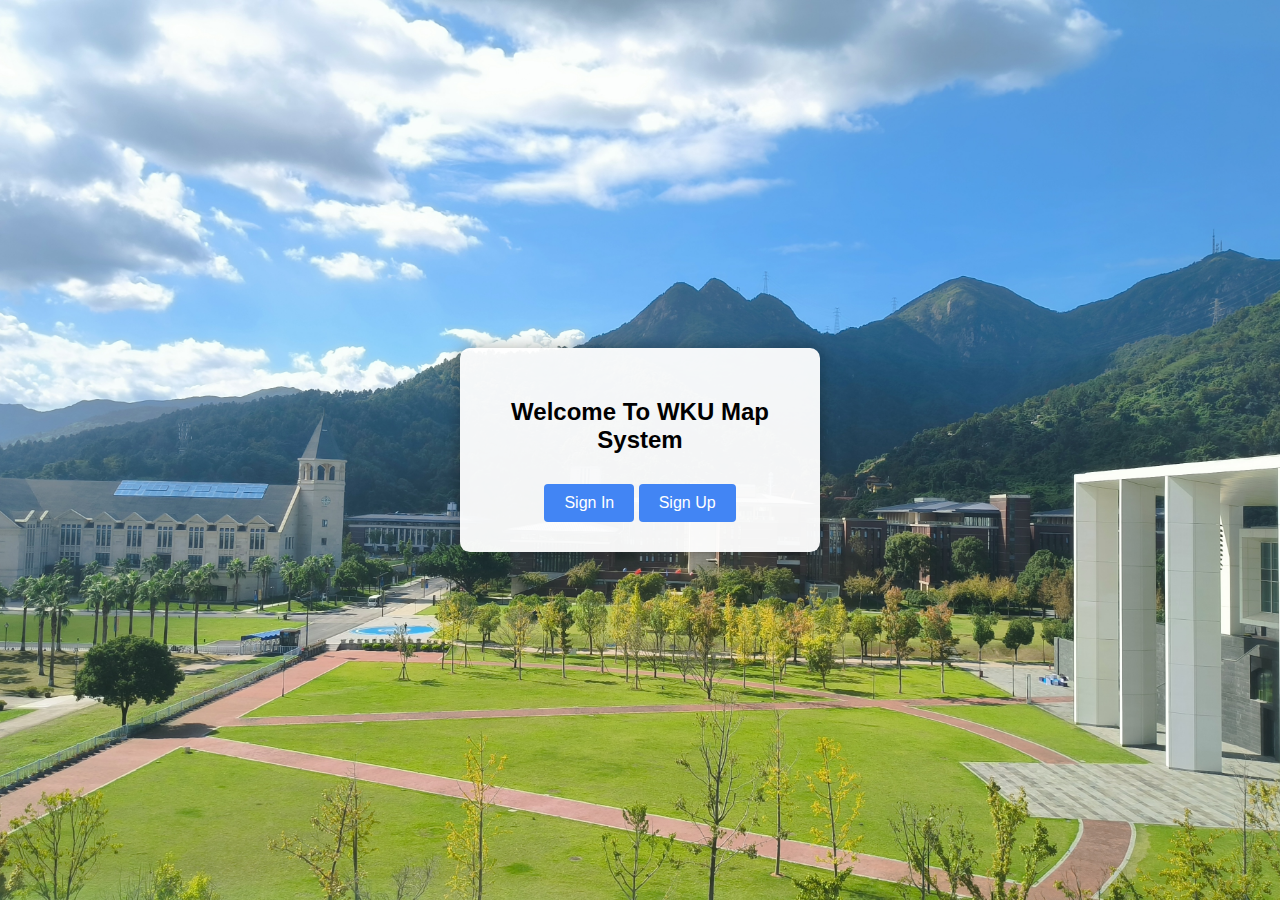
<file: frontend/index.html>
<!DOCTYPE html>
<html lang="eg">

<head>
  <meta charset="UTF-8">
  <title>Login Page</title>
  <link rel="stylesheet" href="style.css">
</head>

<body class="index-body">

  <div class="login-container">
    <h2>Welcome To WKU Map System</h2>

    <form id="signin-form" action="login.php" method="POST" style="display: none;">
      <input type="text" name="username" placeholder="Username" required>
      <input type="password" name="password" placeholder="Password" required>
      <button type="submit" class="LR-button">Login</button>
    </form>

    <form id="signup-form" action="signup.php" method="POST" style="display: none;">
      <input type="text" name="username" placeholder="1-50Char" required>
      <input type="email" name="email" placeholder="xxx@example.com" required>
      <input type="password" name="password" placeholder="1-255Char" required>
      <button type="submit" class="LR-button">Register</button>
    </form>

    <div>
      <button onclick="showForm('signin')">Sign In</button>
      <button onclick="showForm('signup')">Sign Up</button>
    </div>


  </div>
</body>

<script>
  function showForm(type) {
    document.getElementById("signin-form").style.display = type === "signin" ? "block" : "none";
    document.getElementById("signup-form").style.display = type === "signup" ? "block" : "none";
  }
</script>


</html>
</file>
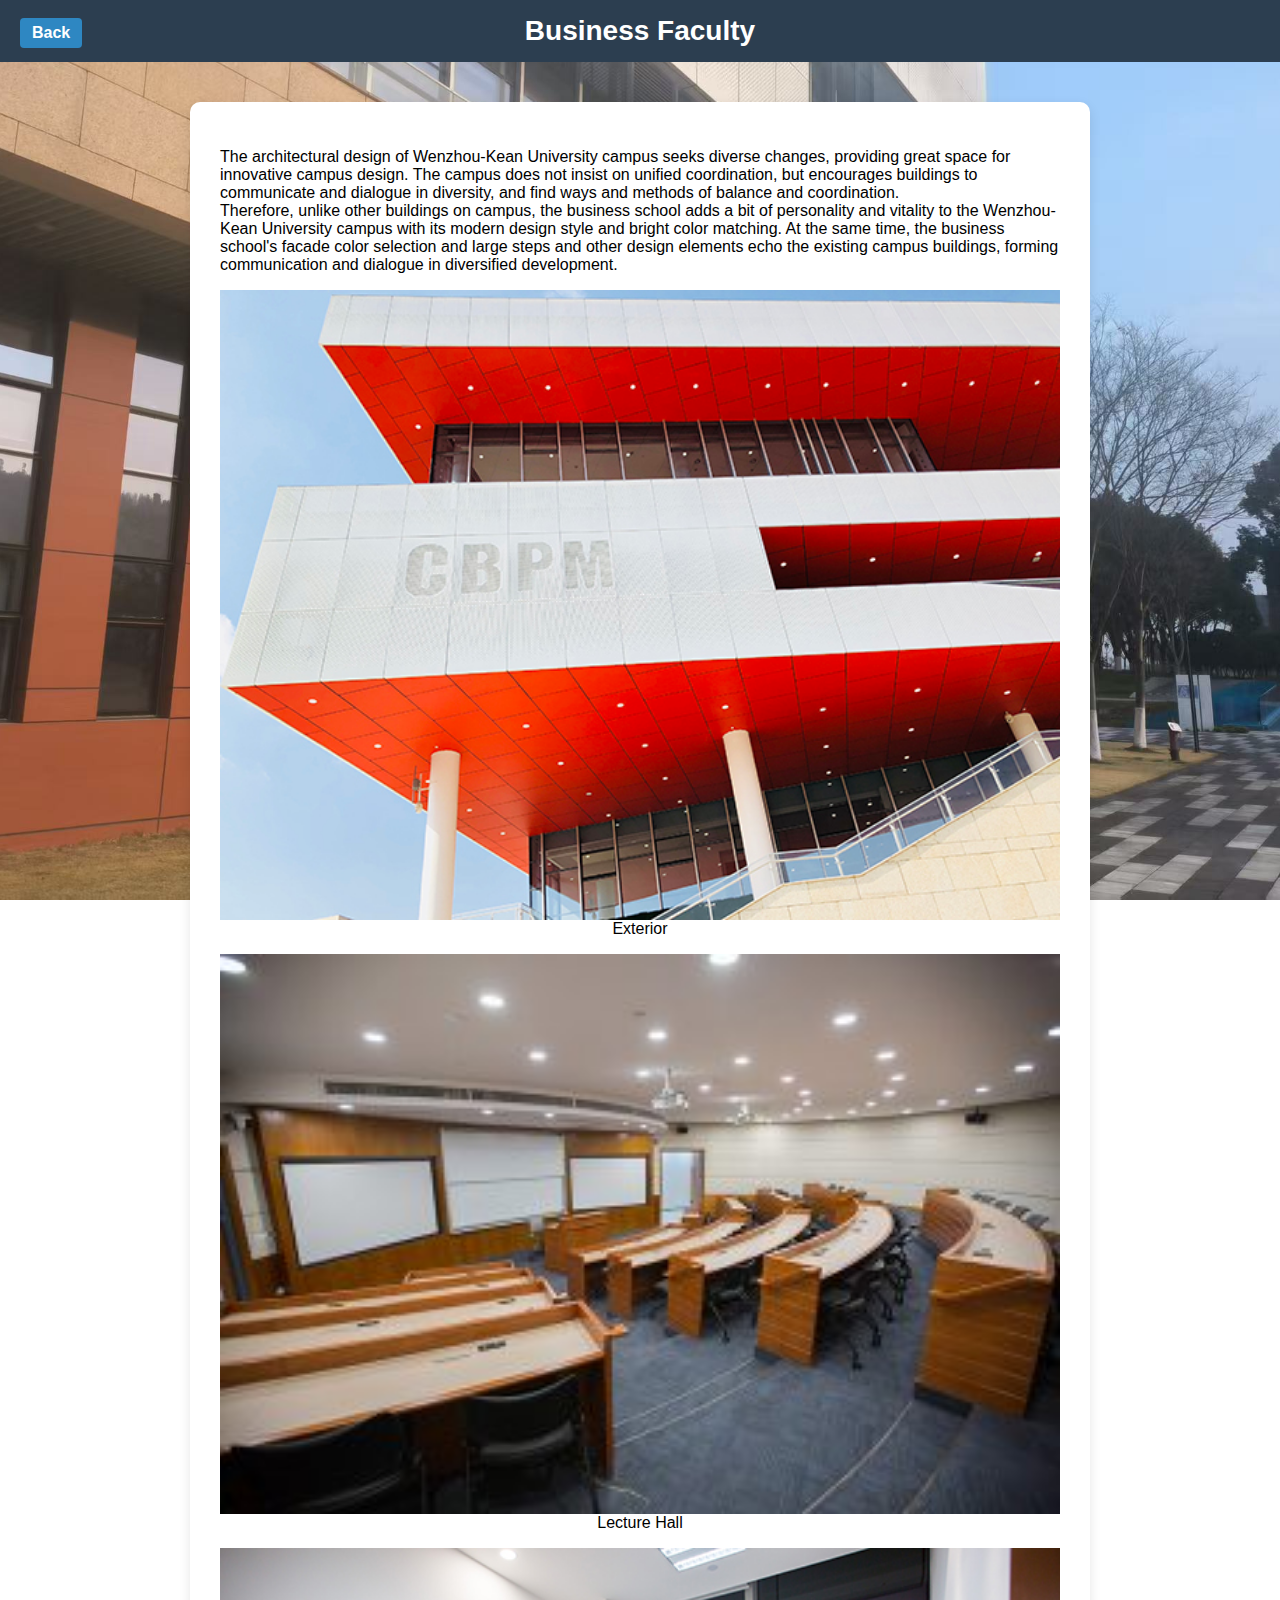
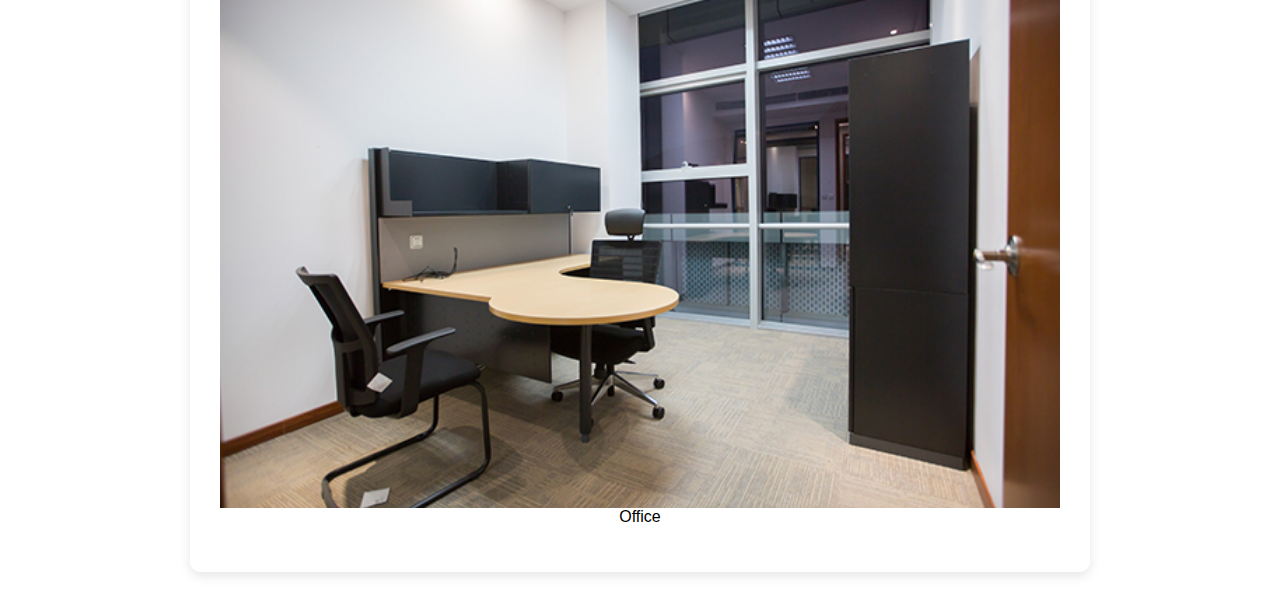
<file: frontend/BusinessFaculty.html>
<!DOCTYPE html>
<html lang="en">

<head>
    <meta charset="UTF-8">
    <meta name="viewport" content="width=device-width, initial-scale=1.0">
    <title>Business Faculty</title>
    <link rel="stylesheet" href="style.css">
</head>

<body class="CBPM-body">
    <header>
        <a href="campusMap.html" class="back-link">Back</a>
        Business Faculty
    </header>
    <div class="container">
        <p>
            The architectural design of Wenzhou-Kean University campus seeks diverse changes, providing great space for
            innovative campus design. The campus does not insist on unified coordination, but encourages buildings to
            communicate and dialogue in diversity, and find ways and methods of balance and coordination.
            <br>

            Therefore, unlike other buildings on campus, the business school adds a bit of personality and vitality to
            the Wenzhou-Kean University campus with its modern design style and bright color matching. At the same time,
            the business school's facade color selection and large steps and other design elements echo the existing
            campus buildings, forming communication and dialogue in diversified development.
        </p>
        <p class="text-align-center"><img src="imgs/CBPMwaijing.jpg" alt="Exterior">Exterior</p>
        <p class="text-align-center"><img src="imgs/classroom.jpg" alt="classroom">Lecture Hall</p>
        <p class="text-align-center"><img src="imgs/CBPMoffice.jpg" alt="Office">Office</p>
    </div>
</body>

</html>
</file>
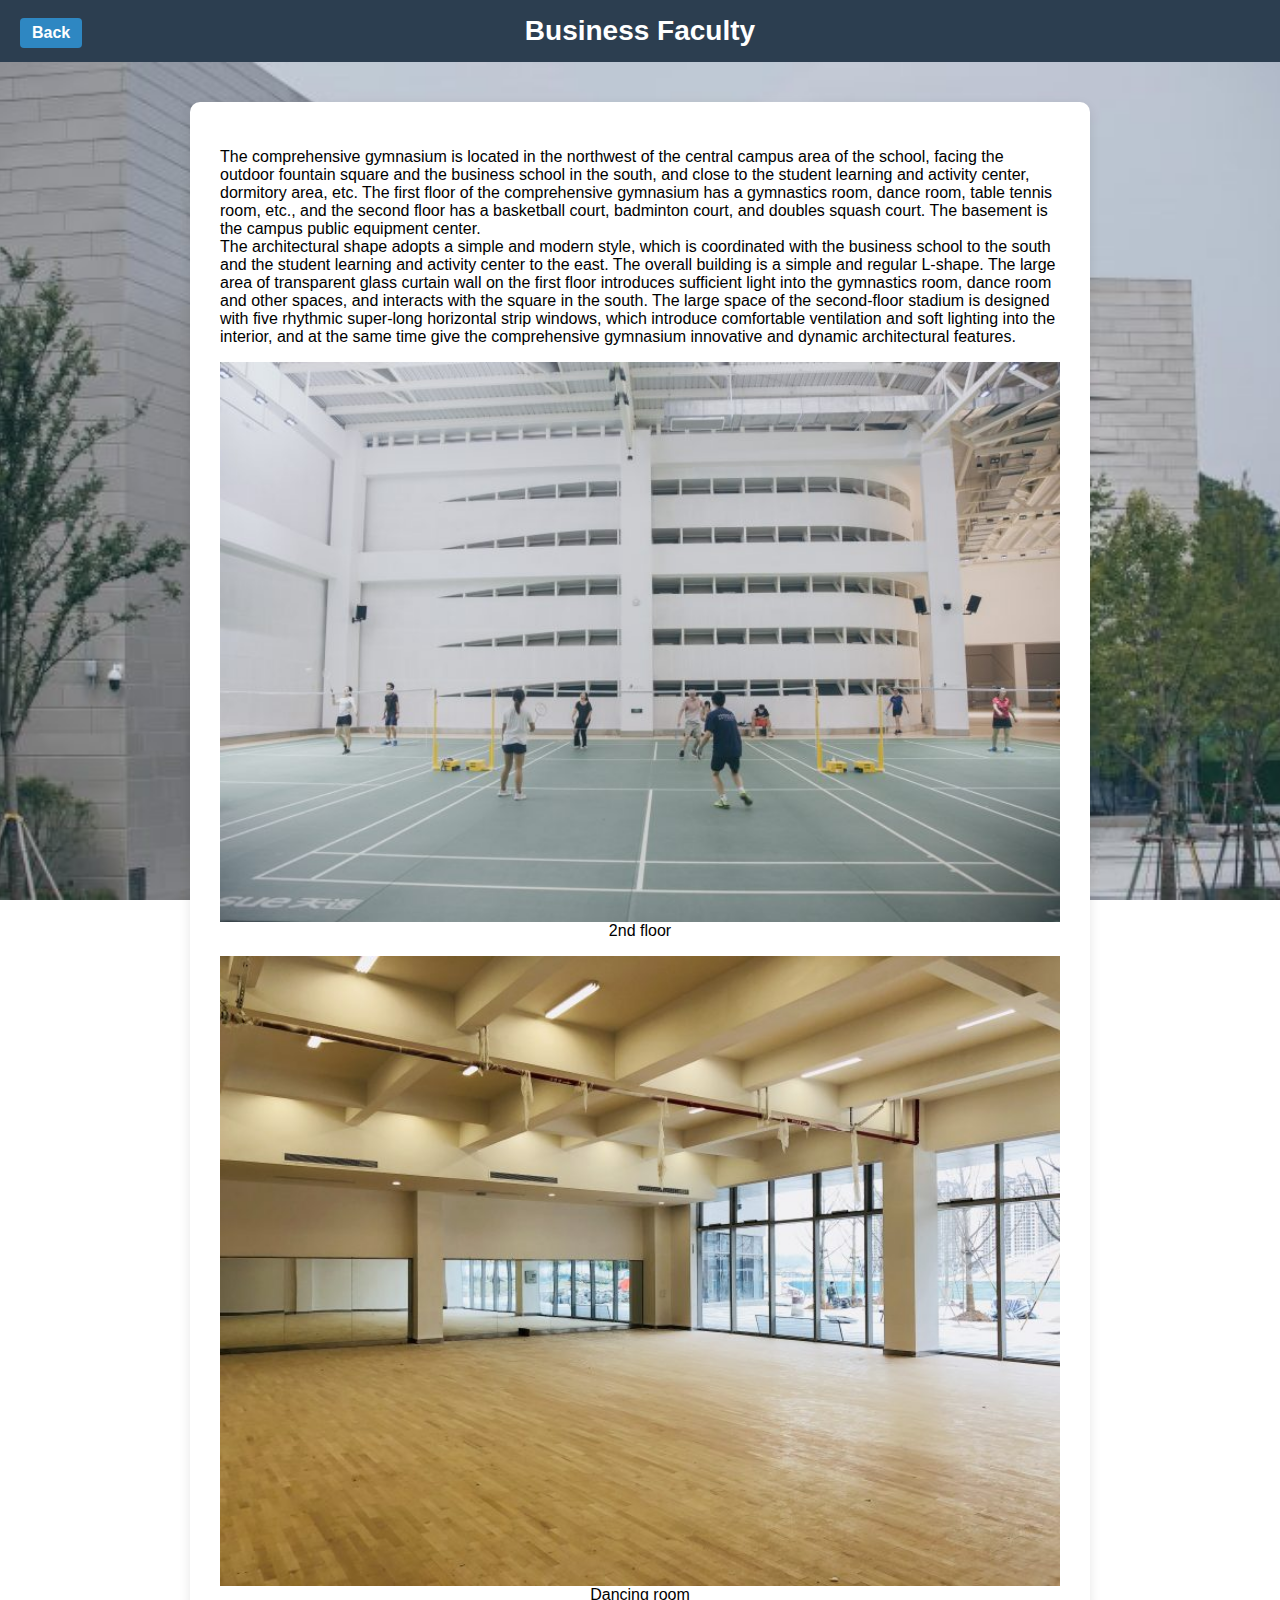
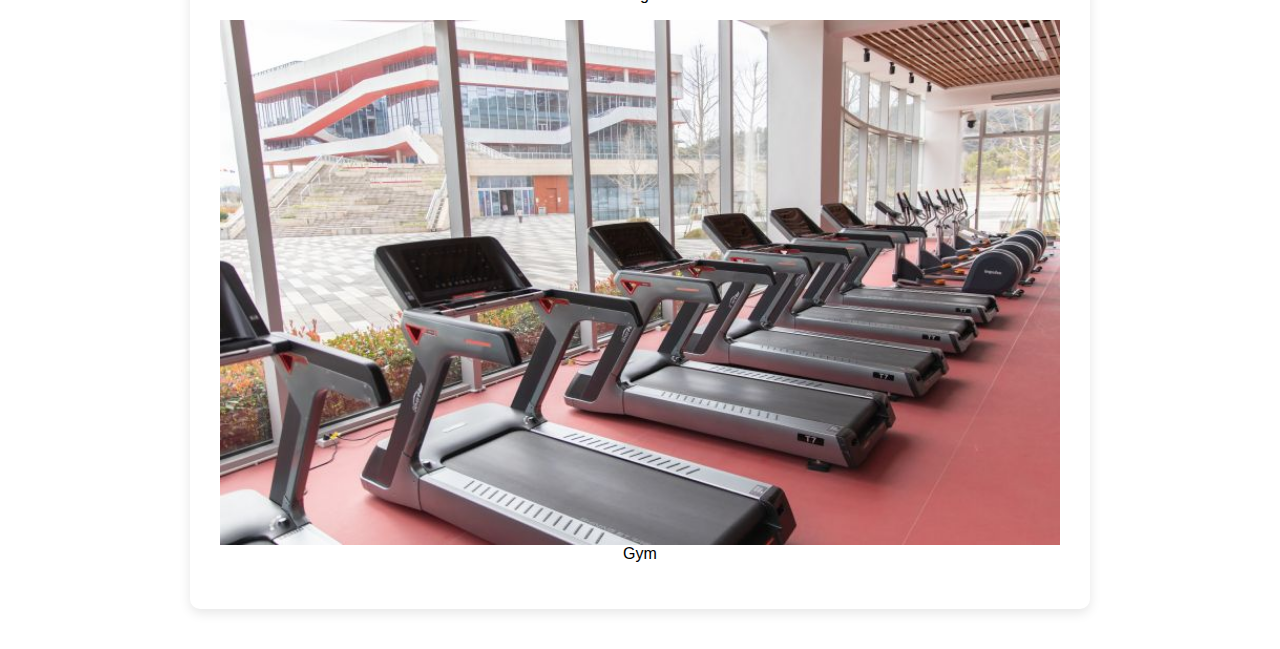
<file: frontend/ComprehensiveStadium.html>
<!DOCTYPE html>
<html lang="en">

<head>
    <meta charset="UTF-8">
    <meta name="viewport" content="width=device-width, initial-scale=1.0">
    <title>Comprehensive Stadium</title>
    <link rel="stylesheet" href="style.css">
</head>

<body class="gym-body">
    <header>
        <a href="campusMap.html" class="back-link">Back</a>
        Business Faculty
    </header>
    <div class="container">
        <p>
            The comprehensive gymnasium is located in the northwest of the central campus area of ​​the school, facing
            the outdoor fountain square and the business school in the south, and close to the student learning and
            activity center, dormitory area, etc. The first floor of the comprehensive gymnasium has a gymnastics room,
            dance room, table tennis room, etc., and the second floor has a basketball court, badminton court, and
            doubles squash court. The basement is the campus public equipment center.
            <br>

            The architectural shape adopts a simple and modern style, which is coordinated with the business school to
            the south and the student learning and activity center to the east. The overall building is a simple and
            regular L-shape. The large area of ​​transparent glass curtain wall on the first floor introduces sufficient
            light into the gymnastics room, dance room and other spaces, and interacts with the square in the south. The
            large space of the second-floor stadium is designed with five rhythmic super-long horizontal strip windows,
            which introduce comfortable ventilation and soft lighting into the interior, and at the same time give the
            comprehensive gymnasium innovative and dynamic architectural features.
        </p>
        <p class="text-align-center"><img src="imgs/inside.jpg" alt="Exterior">2nd floor</p>
        <p class="text-align-center"><img src="imgs/舞蹈房.jpg" alt="classroom">Dancing room</p>
        <p class="text-align-center"><img src="imgs/健身房.jpg" alt="Office">Gym</p>
    </div>
</body>

</html>
</file>
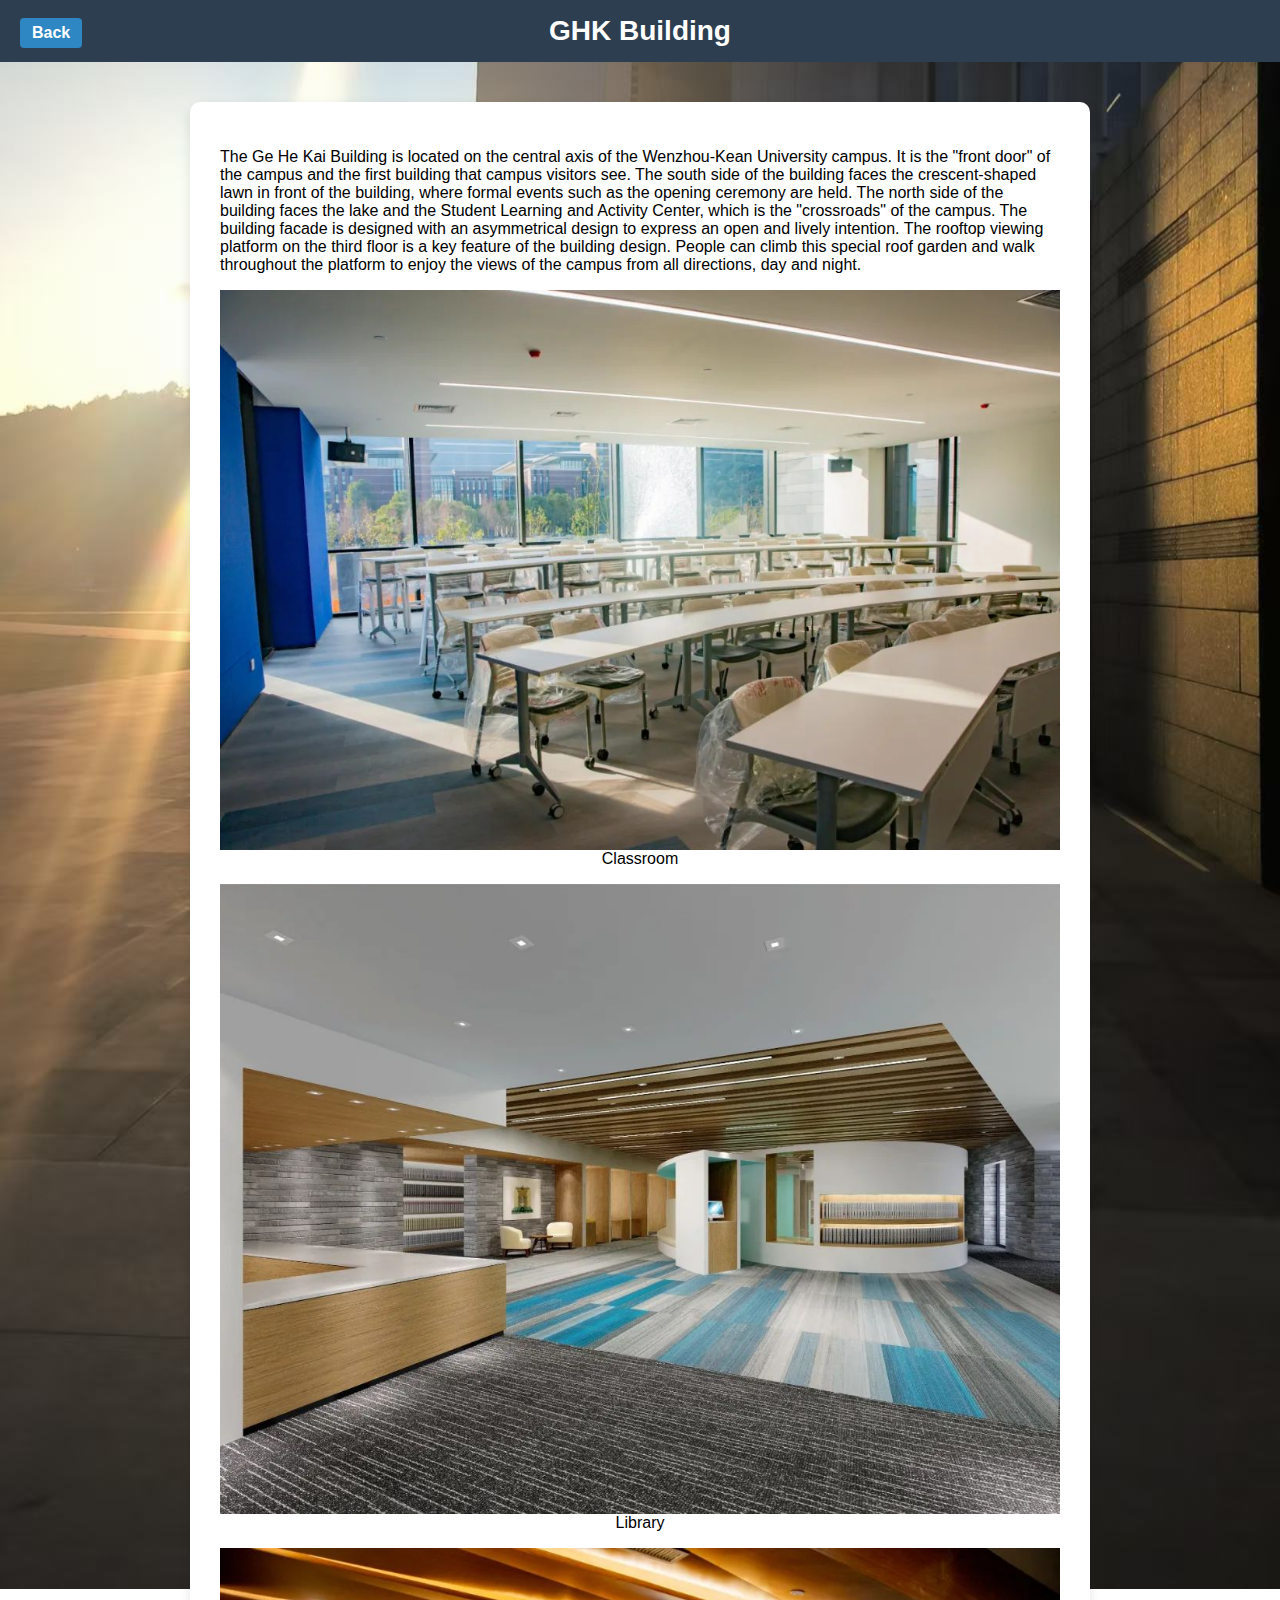
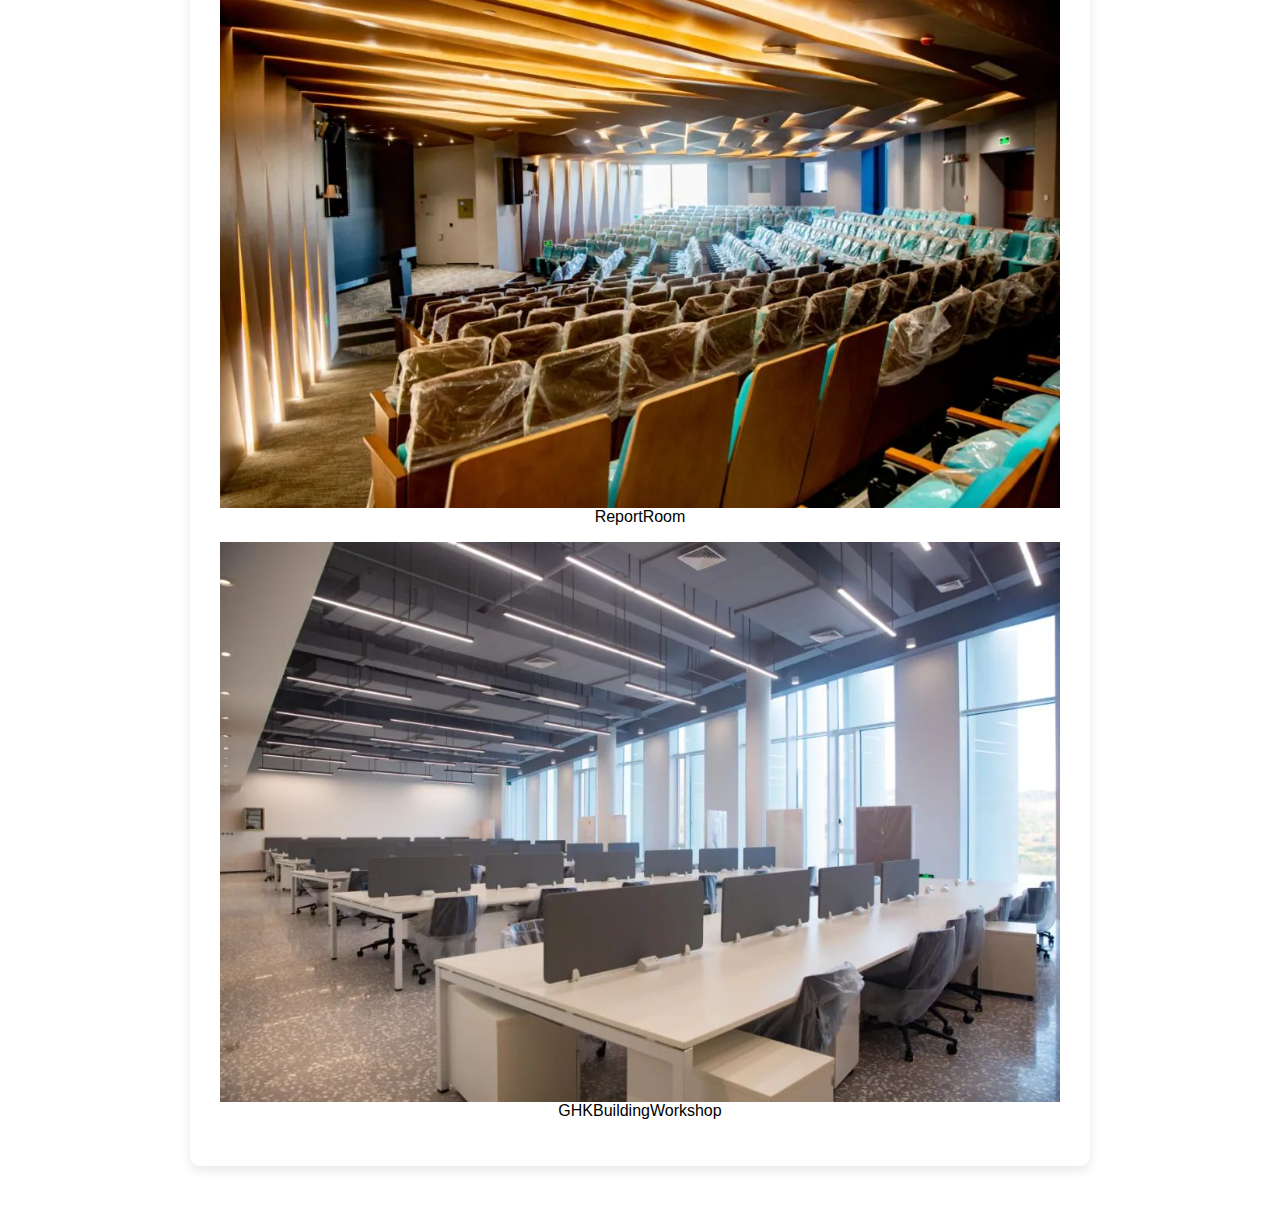
<file: frontend/GHKBuilding.html>
<!DOCTYPE html>
<html lang="en">
<head>
  <meta charset="UTF-8">
  <meta name="viewport" content="width=device-width, initial-scale=1.0">
  <title>GHK Building</title>
  <link rel="stylesheet" href="style.css">
</head>
<body class="GHK-body">
  <header>
    <a href="campusMap.html" class="back-link">Back</a>
    GHK Building
  </header>

  <div class="container">
    <p>
      The Ge He Kai Building is located on the central axis of the Wenzhou-Kean University campus.
      It is the "front door" of the campus and the first building that campus visitors see. The
      south side of the building faces the crescent-shaped lawn in front of the building, where
      formal events such as the opening ceremony are held. The north side of the building faces the
      lake and the Student Learning and Activity Center, which is the "crossroads" of the campus.
      The building facade is designed with an asymmetrical design to express an open and lively
      intention. The rooftop viewing platform on the third floor is a key feature of the building
      design. People can climb this special roof garden and walk throughout the platform to enjoy
      the views of the campus from all directions, day and night.
    </p>
    <p class="text-align-center"><img src="imgs/GHKbuildingClassroom.jpeg" alt="Classroom">Classroom</p>
    <p class="text-align-center"><img src="imgs/GHKBuildingLibrary.jpeg" alt="Library">Library</p>
    <p class="text-align-center"><img src="imgs/GHKBuildingReportroom.jpeg" alt="ReportRoom">ReportRoom</p>
    <p class="text-align-center"><img src="imgs/GHKBuildingWorkshop.jpeg" alt="GHKBuildingWorkshop">GHKBuildingWorkshop</p>
  </div>
</body>
</html>
</file>
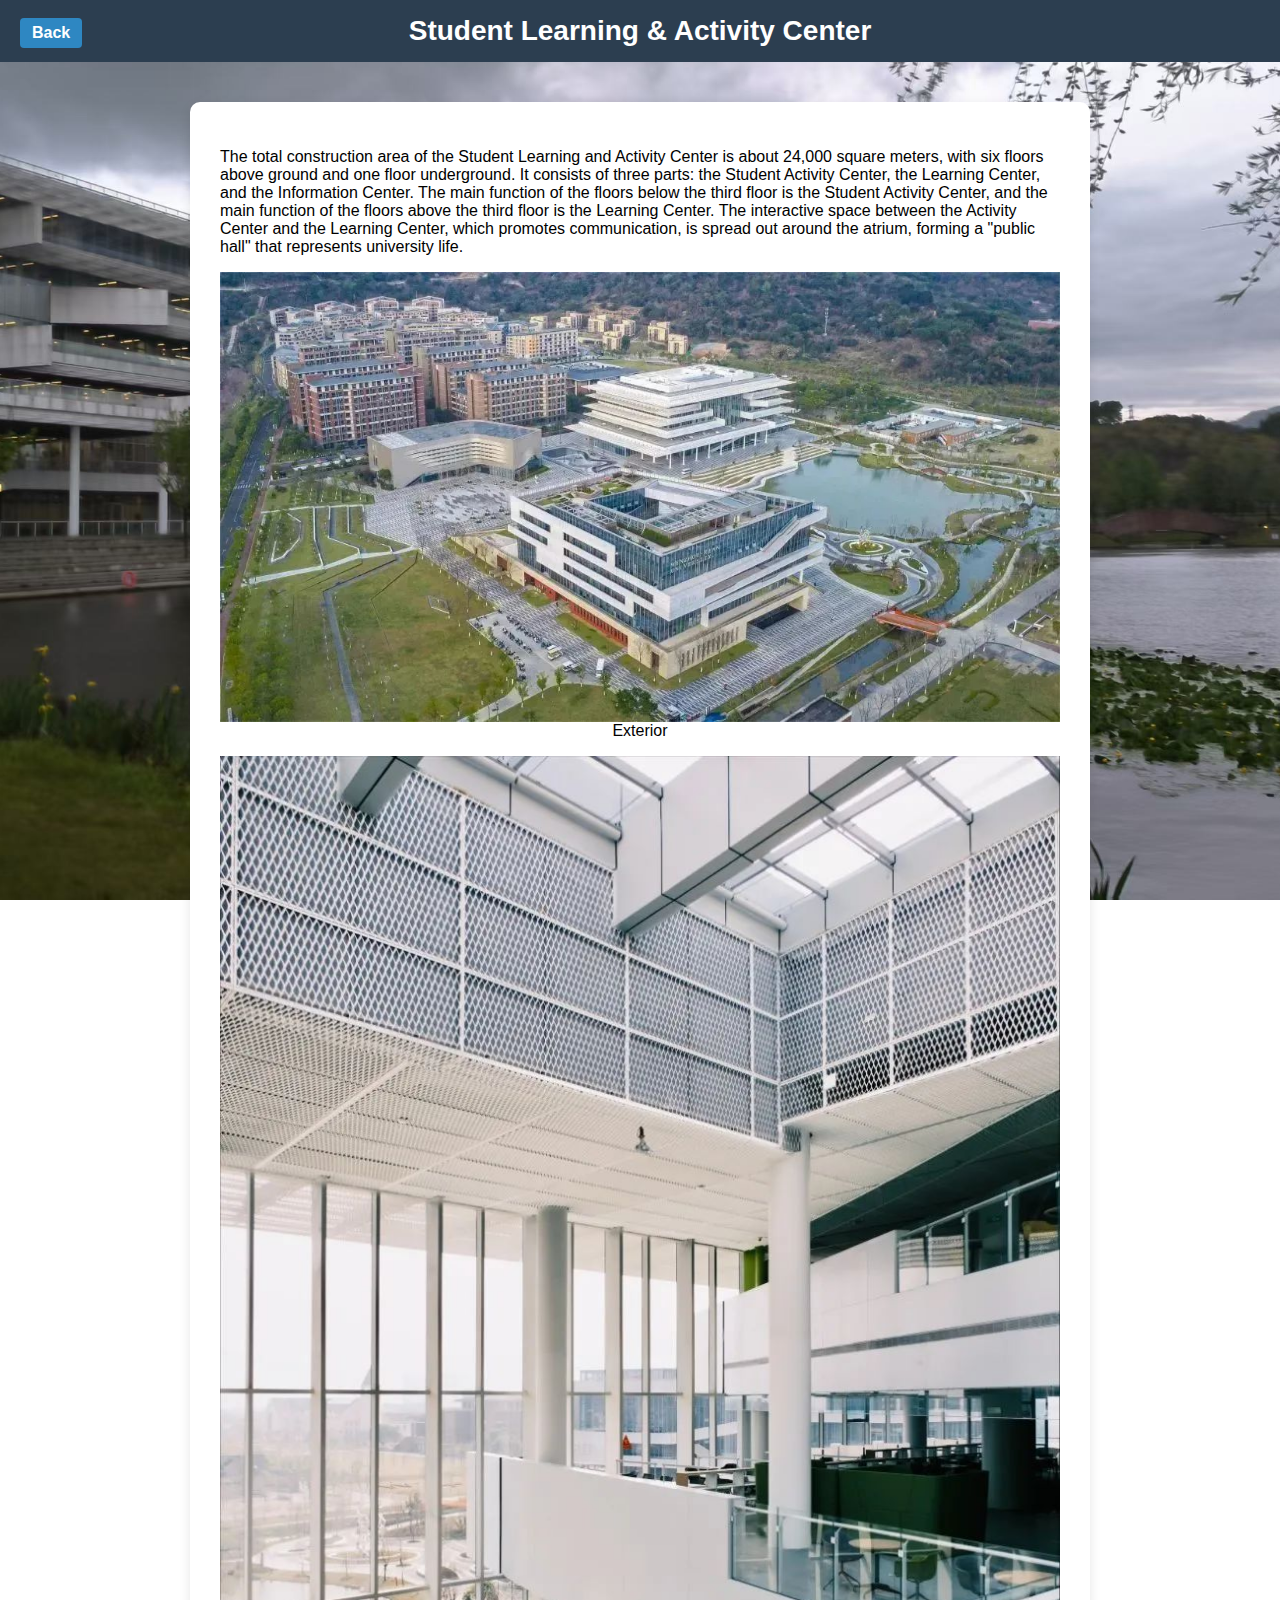
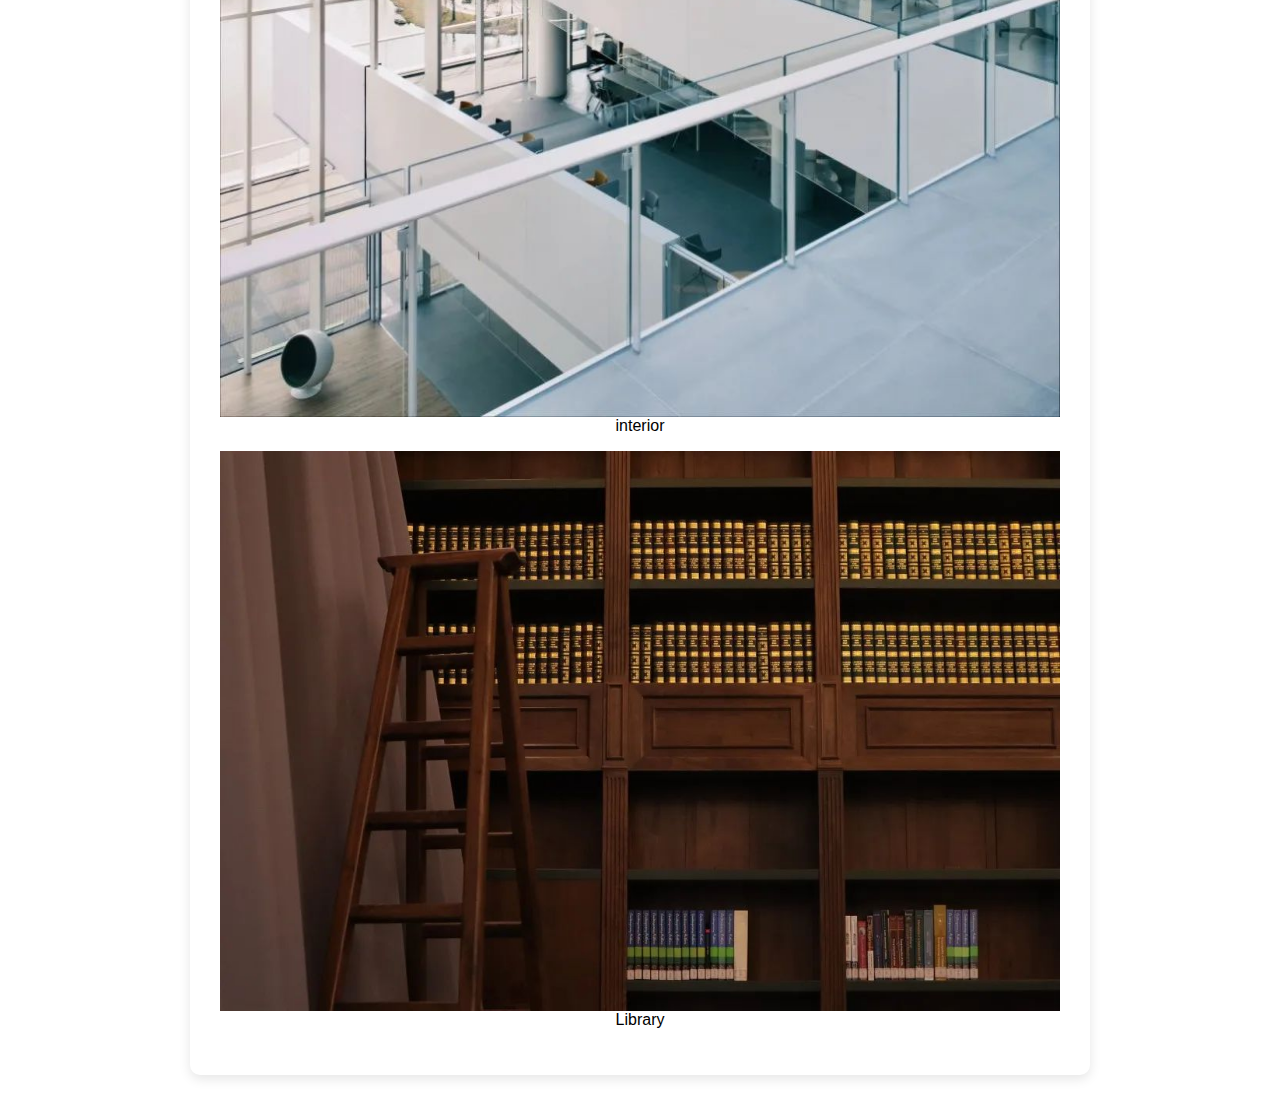
<file: frontend/StudentLearning&ActivityCenter.html>
<!DOCTYPE html>
<html lang="en">

<head>
    <meta charset="UTF-8">
    <meta name="viewport" content="width=device-width, initial-scale=1.0">
    <title>Student Learning & Activity Center</title>
    <link rel="stylesheet" href="style.css">
</head>

<body class="Library-body">
    <header>
        <a href="campusMap.html" class="back-link">Back</a>
        Student Learning & Activity Center
    </header>
    <div class="container">
        <p>
            The total construction area of ​​the Student Learning and Activity Center is about 24,000 square meters,
            with six floors above ground and one floor underground. It consists of three parts: the Student Activity
            Center, the Learning Center, and the Information Center. The main function of the floors below the third
            floor is the Student Activity Center, and the main function of the floors above the third floor is the
            Learning Center. The interactive space between the Activity Center and the Learning Center, which promotes
            communication, is spread out around the atrium, forming a "public hall" that represents university life.
        </p>
        <p class="text-align-center"><img src="imgs/Librarywaijing.jpeg" alt="Exterior">Exterior</p>
        <p class="text-align-center"><img src="imgs/libraryneijing.jpeg" alt="interior">interior</p>
        <p class="text-align-center"><img src="imgs/Library4floor.jpeg" alt="Office">Library</p>
    </div>
</body>

</html>
</file>
<file: frontend/style.css>
/* for index */
.login-container {
    position: absolute;
    top: 50%;
    left: 50%;
    transform: translate(-50%, -50%);
    background: rgba(255, 255, 255, 0.95);
    padding: 30px;
    border-radius: 10px;
    box-shadow: 0 0 15px rgba(0, 0, 0, 0.3);
    text-align: center;
    width: 300px;
}

.login-container input {
    width: 90%;
    padding: 10px;
    margin: 10px 0;
    border: 1px solid #ccc;
    border-radius: 4px;
    font-size: 15px;
}

/* for signin and sigup button */
.login-container button {
    padding: 10px 20px;
    background-color: #4285f4;
    color: white;
    font-size: 16px;
    border: none;
    border-radius: 4px;
    cursor: pointer;
    margin-top: 10px;
}

.login-container button:hover {
    background-color: #3367d6;
}

/* for login and register button */
.login-container .LR-button {
    padding: 10px 20px;
    background-color: red;
    color: white;
    font-size: 16px;
    border: none;
    border-radius: 4px;
    cursor: pointer;
    margin-top: 10px;
    width: 65%;
}

.login-container .LR-button:hover {
    background-color: rgb(216, 9, 9);
}


/* All background picture are there */
.index-body {
    margin: 0;
    padding: 0;
    background: url('imgs/backgroundImg.jpg') no-repeat center center fixed;
    background-size: cover;
    font-family: Arial, sans-serif;
}

.map-body {
    margin: 0;
    font-family: sans-serif;
    text-align: center;
    background: url('imgs/mapBackground.jpg') no-repeat center center fixed;
    font-family: Arial, sans-serif;
}

.GHK-body {
    margin: 0;
    padding: 0;
    background: url('imgs/GHKBuilding1.jpg') no-repeat center center fixed;
    background-size: cover;
    font-family: Arial, sans-serif;
}

.CBPM-body {
    margin: 0;
    padding: 0;
    background: url('imgs/CBPM1.jpg') no-repeat center center fixed;
    background-size: cover;
    font-family: Arial, sans-serif;
}

.Library-body {
    margin: 0;
    padding: 0;
    background: url('imgs/LibraryRain.jpg') no-repeat center center fixed;
    background-size: cover;
    font-family: Arial, sans-serif;
}

.gym-body {
    margin: 0;
    padding: 0;
    background: url('imgs/gymBack.jpg') no-repeat center center fixed;
    background-size: cover;
    font-family: Arial, sans-serif;
}





/* this is for the outlook about tooltip, and tooltip only appear when pointer touch each svg */
#tooltip {
    position: absolute;
    background: rgba(0, 0, 0, 0.8);
    color: #fff;
    padding: 8px;
    border-radius: 6px;
    font-size: 14px;
    pointer-events: none;
    display: none;
    max-width: 200px;
    z-index: 1000;
}

#tooltip-name {
    margin-bottom: 6px;
    font-weight: bold;
}

#tooltip-img {
    width: 100%;
    max-height: 120px;
    object-fit: contain;
    border-radius: 4px;
}



/* for both svg and base map */
.map-container {
    position: relative;
    width: 100%;
    max-width: 778px;
    margin: auto;
    margin-left: 190px;
    width: fit-content;
    margin: 0 auto;
}

/* for base map */
.base-map {
    width: 100%;
    display: block;
}

/* for svg */
.svg-overlay {
    position: absolute;
    top: 0;
    left: 0;
    width: 100%;
    height: 100%;
    pointer-events: none;
}

.svg-overlay svg {
    width: 100%;
    height: auto;
    display: block;
    transform: translate(0px, 0px);
}

/* for the svg action when touch it*/
.map-area {
    fill-opacity: 0.5;
    stroke: black;
    stroke-width: 2;
    transition: all 0.3s ease;
    pointer-events: all;
}

.map-area:hover {
    fill-opacity: 0.8;
    stroke-width: 3;
    cursor: pointer;
}


/* sidebar include title, building button and logout button */
.sidebar {
    position: fixed;
    left: 0;
    top: 0;
    height: 100%;
    width: 180px;
    background-color: #2c3e50;
    padding-top: 20px;
    box-shadow: 2px 0 6px rgba(0, 0, 0, 0.2);
    z-index: 1000;
}

.sidebar h2 {
    color: #ecf0f1;
    text-align: center;
    margin-bottom: 20px;
    font-size: 20px;
}

.sidebar a {
    display: block;
    color: #ecf0f1;
    padding: 12px 20px;
    text-decoration: none;
    transition: background-color 0.3s;
    background-color: #34495e;
}

.sidebar a:hover {
    background-color: red;
}

.logout-link {
    position: absolute;
    bottom: 20px;
    width: 180px;
    text-align: center;
    background-color: red;
    box-sizing: border-box;
}

.logout-link:hover {
    background-color: #34495e;
}

/* for the legend box */
.legend-box {
    position: fixed;
    right: 20px;
    top: 50%;
    transform: translateY(-50%);
    background-color: rgba(255, 255, 255, 0.068);
    padding: 15px 20px;
    border-radius: 10px;
    box-shadow: 0 0 10px rgba(0, 0, 0, 0.15);
    z-index: 1001;
    width: 200px;
    font-family: sans-serif;
}

.legend-box h3 {
    margin-top: 0;
    font-size: 16px;
    margin-bottom: 10px;
    color: black;
    text-align: center;
}

.legend-box ol {
    list-style: none;
    padding-left: 0;
    margin: 0;
}

.legend-box li {
    display: flex;
    align-items: center;
    margin-bottom: 8px;
    font-size: 14px;
    color: black;
}

.legend-color {
    display: inline-block;
    width: 16px;
    height: 16px;
    margin-right: 10px;
    border-radius: 3px;
    border: 1px solid grey;
}




header {
    background-color: #2c3e50;
    color: white;
    padding: 15px 30px;
    text-align: center;
    font-size: 28px;
    font-weight: bold;
    position: relative;
}

.back-link {
    position: absolute;
    left: 20px;
    top: 18px;
    font-size: 16px;
    color: white;
    text-decoration: none;
    background-color: #2e87c2;
    padding: 6px 12px;
    border-radius: 4px;
    transition: background-color 0.3s ease;
}

.back-link:hover {
    background-color: #2980b9;
}


/* four building page use same style */
.container {
    max-width: 900px;
    margin: 40px auto;
    background: white;
    padding: 30px;
    border-radius: 10px;
    box-shadow: 0 4px 12px rgba(0, 0, 0, 0.1);
    box-sizing: border-box;
}

.text-align-center {
    text-align: center;
}

.text-align-center img {
    vertical-align: middle;
    width: 100%;
    height: auto;
}
</file>
